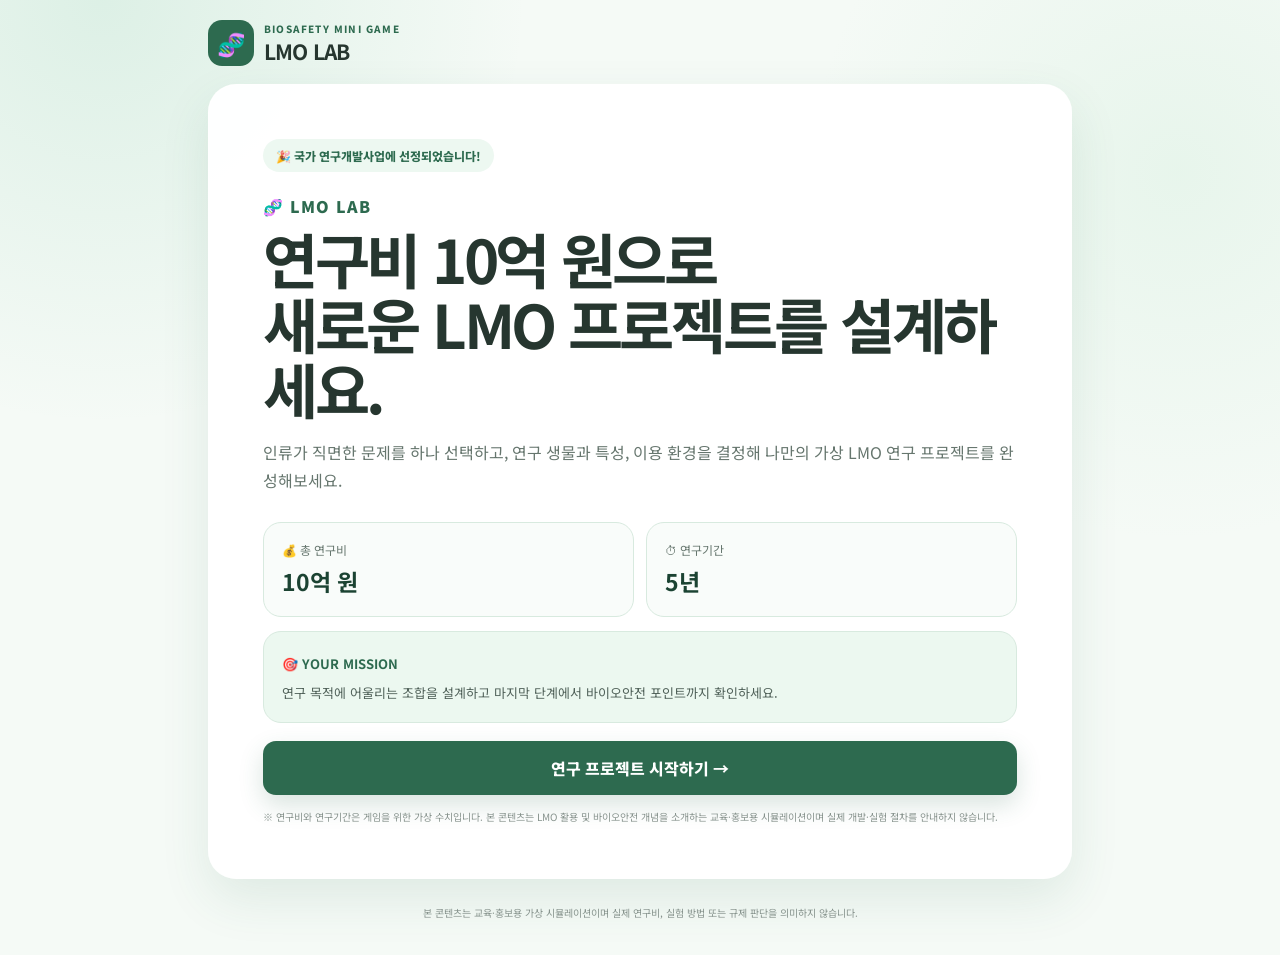
<file: lmo-lab/index.html>
<!DOCTYPE html>
<html lang="ko">
<head>
  <meta charset="UTF-8" />
  <meta name="viewport" content="width=device-width, initial-scale=1.0" />
  <meta name="description" content="연구비 10억 원으로 나만의 가상 LMO 연구 프로젝트를 설계하는 참여형 바이오안전 콘텐츠" />
  <title>LMO LAB | 나만의 LMO 연구소</title>
  <link rel="preconnect" href="https://fonts.googleapis.com">
  <link rel="preconnect" href="https://fonts.gstatic.com" crossorigin>
  <link href="https://fonts.googleapis.com/css2?family=Noto+Sans+KR:wght@400;500;600;700;800;900&display=swap" rel="stylesheet">
  <link rel="stylesheet" href="./style.css" />
</head>
<body>
  <main class="app">
    <header class="topbar">
      <div class="brand">
        <div class="brand-logo">🧬</div>
        <div>
          <span>BIOSAFETY MINI GAME</span>
          <strong>LMO LAB</strong>
        </div>
      </div>
      <button id="resetTop" class="ghost-btn hidden" type="button">처음부터</button>
    </header>

    <section id="startScreen" class="screen active">
      <div class="panel hero-panel">
        <span class="notice-badge">🎉 국가 연구개발사업에 선정되었습니다!</span>
        <p class="lab-label">🧬 LMO LAB</p>
        <h1>연구비 10억 원으로<br>새로운 LMO 프로젝트를 설계하세요.</h1>
        <p class="hero-copy">
          인류가 직면한 문제를 하나 선택하고, 연구 생물과 특성, 이용 환경을 결정해
          나만의 가상 LMO 연구 프로젝트를 완성해보세요.
        </p>

        <div class="grant-grid">
          <div class="grant-card">
            <span>💰 총 연구비</span>
            <strong>10억 원</strong>
          </div>
          <div class="grant-card">
            <span>⏱ 연구기간</span>
            <strong>5년</strong>
          </div>
        </div>

        <div class="mission-box">
          <strong>🎯 YOUR MISSION</strong>
          <p>연구 목적에 어울리는 조합을 설계하고 마지막 단계에서 바이오안전 포인트까지 확인하세요.</p>
        </div>

        <button id="startBtn" class="primary-btn" type="button">연구 프로젝트 시작하기 →</button>
        <p class="fineprint">※ 연구비와 연구기간은 게임을 위한 가상 수치입니다. 본 콘텐츠는 LMO 활용 및 바이오안전 개념을 소개하는 교육·홍보용 시뮬레이션이며 실제 개발·실험 절차를 안내하지 않습니다.</p>
      </div>
    </section>

    <section id="gameScreen" class="screen">
      <div class="game-status">
        <div class="progress-area">
          <div class="progress-meta">
            <span id="stepCount">STEP 1 / 4</span>
            <span id="stepName">연구 분야</span>
          </div>
          <div class="progress-track"><div id="progressFill" class="progress-fill"></div></div>
        </div>
        <div class="budget-display">
          <small>남은 연구비</small>
          <strong id="budgetText">10억</strong>
        </div>
      </div>

      <div class="panel question-panel">
        <button id="backBtn" class="back-btn hidden" type="button">← 이전 단계</button>
        <span id="stepTag" class="step-tag">STEP 1 · FIELD</span>
        <h2 id="questionTitle">어떤 문제를 해결하고 싶나요?</h2>
        <p id="questionDesc" class="question-desc">연구 분야를 선택하세요. 이후 선택지는 연구 목적에 맞게 달라집니다.</p>
        <div id="options" class="option-grid"></div>
        <div id="budgetNote" class="budget-note">💡 연구비는 모든 선택이 끝난 뒤 프로젝트 결과에 반영됩니다.</div>
      </div>
    </section>

    <section id="resultScreen" class="screen result-screen">
      <span class="complete-badge">PROJECT COMPLETE</span>
      <p class="result-lead">당신이 설계한 가상 LMO 연구 프로젝트</p>

      <article id="resultCard" class="result-card">
        <div id="projectIcon" class="project-icon">🧬</div>
        <p id="projectField" class="project-field">환경 바이오</p>
        <h2 id="projectTitle" class="project-title">환경오염 감지 미생물</h2>
        <p id="projectSubtitle" class="project-subtitle"></p>

        <div class="spec-list">
          <div class="spec-row"><span>🎯 연구 목적</span><strong id="specField"></strong></div>
          <div class="spec-row"><span>🧫 연구 생물</span><strong id="specOrganism"></strong></div>
          <div class="spec-row"><span>🧬 연구 특성</span><strong id="specTrait"></strong></div>
          <div class="spec-row"><span>🏢 이용 형태</span><strong id="specUse"></strong></div>
        </div>

        <div class="budget-summary">
          <div><span>총 연구비</span><strong>10억 원</strong></div>
          <div class="remaining"><span>남은 연구비</span><strong id="resultBudget"></strong></div>
        </div>

        <div class="explain-box">
          <strong>🔎 이 프로젝트는 이렇게 활용할 수 있어요</strong>
          <p id="projectExplanation"></p>
        </div>

        <div class="biosafety-box">
          <strong>🛡️ BIOSAFETY CHECK</strong>
          <p id="biosafetyText"></p>
          <span id="biosafetyLevel" class="safety-chip"></span>
        </div>

        <a id="portalLink" class="portal-link" href="https://www.biosafety.or.kr" target="_blank" rel="noopener noreferrer">LMO 안전관리 알아보기 →</a>
        <div class="result-footer"><span>나만의 LMO 연구소</span><span>#LMO #바이오안전</span></div>
      </article>

      <div class="result-actions">
        <button id="shareBtn" class="primary-btn" type="button">결과 공유하기</button>
        <button id="restartBtn" class="secondary-btn" type="button">다른 프로젝트 만들기</button>
      </div>
      <p id="shareMessage" class="share-message" aria-live="polite"></p>
    </section>

    <footer>
      본 콘텐츠는 교육·홍보용 가상 시뮬레이션이며 실제 연구비, 실험 방법 또는 규제 판단을 의미하지 않습니다.
    </footer>
  </main>

  <script src="./script.js"></script>
</body>
</html>
</file>
<file: lmo-lab/style.css>
:root {
  --primary: #52b788;
  --primary-dark: #2d6a4f;
  --primary-deep: #1b4332;
  --primary-soft: #d8f3dc;
  --mint: #ecf8f0;
  --bg: #f5faf6;
  --card: #ffffff;
  --text: #26362f;
  --muted: #66766e;
  --line: #d8eadf;
  --warning: #fff8df;
  --shadow: 0 20px 50px rgba(45, 106, 79, .11);
}

* { box-sizing: border-box; }
html { scroll-behavior: smooth; }
body {
  margin: 0;
  font-family: 'Noto Sans KR', sans-serif;
  color: var(--text);
  background:
    radial-gradient(circle at 8% 0%, rgba(82,183,136,.15), transparent 28%),
    radial-gradient(circle at 92% 18%, rgba(183,228,199,.22), transparent 26%),
    var(--bg);
  min-height: 100vh;
}
button, a { font: inherit; }
button { cursor: pointer; }

.app {
  width: min(900px, 100%);
  margin: 0 auto;
  padding: 20px 18px 34px;
}

.topbar {
  display: flex;
  align-items: center;
  justify-content: space-between;
  gap: 16px;
  margin-bottom: 18px;
}
.brand { display: flex; align-items: center; gap: 10px; }
.brand-logo {
  width: 46px; height: 46px; border-radius: 14px;
  display: grid; place-items: center;
  background: var(--primary-dark); color: white; font-size: 23px;
}
.brand span { display:block; font-size:10px; font-weight:800; letter-spacing:.12em; color:var(--primary-dark); }
.brand strong { display:block; font-size:21px; letter-spacing:-.04em; }

.screen { display:none; }
.screen.active { display:block; animation: fadeUp .3s ease; }
@keyframes fadeUp { from { opacity:0; transform:translateY(8px);} to {opacity:1; transform:none;} }

.panel {
  background: rgba(255,255,255,.96);
  border: 1px solid rgba(255,255,255,.9);
  border-radius: 28px;
  box-shadow: var(--shadow);
}
.hero-panel { padding: clamp(28px, 6vw, 54px); }
.notice-badge, .complete-badge, .step-tag {
  display:inline-flex; align-items:center; width:fit-content; border-radius:999px; font-weight:800;
}
.notice-badge { background:#edf8f1; color:var(--primary-dark); padding:8px 13px; font-size:12px; }
.lab-label { margin:22px 0 8px; color:var(--primary-dark); font-weight:900; letter-spacing:.08em; }
.hero-panel h1 {
  margin:0; font-size:clamp(34px, 6.5vw, 60px); line-height:1.08; letter-spacing:-.055em;
}
.hero-copy { margin:18px 0 0; color:var(--muted); line-height:1.75; font-size:16px; }
.grant-grid { display:grid; grid-template-columns:1fr 1fr; gap:12px; margin:28px 0 14px; }
.grant-card { border:1px solid var(--line); background:#f9fcfa; border-radius:18px; padding:18px; }
.grant-card span { display:block; color:var(--muted); font-size:12px; margin-bottom:6px; }
.grant-card strong { font-size:23px; color:var(--primary-deep); }
.mission-box { background:var(--mint); border:1px solid var(--line); border-radius:18px; padding:18px; margin-bottom:18px; }
.mission-box strong { color:var(--primary-dark); font-size:13px; }
.mission-box p { margin:8px 0 0; color:#506159; font-size:13px; line-height:1.65; }

.primary-btn, .secondary-btn, .ghost-btn, .back-btn {
  border:0; border-radius:13px; transition:.18s ease;
}
.primary-btn { width:100%; background:var(--primary-dark); color:white; padding:15px 18px; font-weight:800; box-shadow:0 10px 24px rgba(45,106,79,.18); }
.primary-btn:hover { background:var(--primary-deep); transform:translateY(-1px); }
.secondary-btn { width:100%; background:#fff; color:var(--primary-dark); border:1px solid var(--line); padding:15px 18px; font-weight:800; }
.ghost-btn { padding:9px 12px; background:#fff; border:1px solid var(--line); color:var(--muted); font-weight:700; }
.back-btn { background:transparent; padding:0; color:var(--muted); font-weight:700; margin-bottom:24px; }
.fineprint, footer { color:#87938d; font-size:10px; line-height:1.55; }
.fineprint { margin:14px 0 0; }
footer { text-align:center; padding-top:26px; }
.hidden { display:none !important; }

.game-status {
  display:grid; grid-template-columns:1fr auto; gap:18px; align-items:end; margin:6px 4px 14px;
}
.progress-meta { display:flex; justify-content:space-between; gap:15px; color:var(--muted); font-size:12px; font-weight:700; margin-bottom:8px; }
.progress-track { width:100%; height:9px; background:#deece3; border-radius:999px; overflow:hidden; }
.progress-fill { width:25%; height:100%; background:linear-gradient(90deg, var(--primary), var(--primary-dark)); transition:width .25s ease; }
.budget-display { min-width:120px; text-align:right; }
.budget-display small { display:block; color:var(--muted); font-size:10px; }
.budget-display strong { display:block; font-size:24px; color:var(--primary-deep); }

.question-panel { padding:clamp(24px, 5vw, 42px); min-height:570px; }
.step-tag { background:var(--mint); color:var(--primary-dark); padding:7px 11px; font-size:11px; letter-spacing:.08em; }
.question-panel h2 { margin:12px 0 8px; font-size:clamp(27px, 5vw, 40px); letter-spacing:-.045em; line-height:1.2; }
.question-desc { margin:0 0 24px; color:var(--muted); line-height:1.65; }
.option-grid { display:grid; grid-template-columns:repeat(2,1fr); gap:13px; }
.option-card {
  border:1.5px solid var(--line); background:#fff; border-radius:18px; padding:18px; min-height:122px;
  display:flex; gap:14px; align-items:center; text-align:left; transition:.18s ease;
}
.option-card:hover { border-color:var(--primary); background:#fbfefc; transform:translateY(-2px); box-shadow:0 10px 24px rgba(45,106,79,.08); }
.option-card.disabled { opacity:.45; cursor:not-allowed; filter:grayscale(.15); }
.option-card.disabled:hover { transform:none; box-shadow:none; border-color:var(--line); background:#fff; }
.option-emoji { flex:0 0 50px; width:50px; height:50px; border-radius:15px; display:grid; place-items:center; background:var(--mint); font-size:27px; }
.option-copy strong { display:block; margin-bottom:5px; font-size:16px; }
.option-copy span { display:block; color:var(--muted); font-size:12px; line-height:1.55; }
.option-cost { display:inline-block !important; margin-top:6px; color:var(--primary-dark) !important; font-weight:800; }
.budget-note { margin-top:18px; border-radius:14px; padding:13px 14px; background:#f8fbf9; color:#627169; border:1px solid var(--line); font-size:12px; }
.budget-note.warn { background:var(--warning); border-color:#f1df9d; color:#705f24; }

.result-screen { text-align:center; }
.complete-badge { margin:8px auto 8px; background:var(--primary-dark); color:white; padding:8px 13px; font-size:11px; letter-spacing:.1em; }
.result-lead { margin:0 0 16px; color:var(--muted); font-size:12px; font-weight:700; }
.result-card {
  text-align:left; background:radial-gradient(circle at 100% 0%, rgba(216,243,220,.55), transparent 28%), #fff;
  border-radius:28px; padding:clamp(24px,5vw,40px); box-shadow:var(--shadow); border:1px solid rgba(255,255,255,.9); position:relative; overflow:hidden;
}
.result-card::after { content:'🧬'; position:absolute; right:-10px; top:-15px; font-size:120px; opacity:.045; transform:rotate(12deg); }
.project-icon { width:70px; height:70px; border-radius:21px; display:grid; place-items:center; background:var(--mint); font-size:36px; margin-bottom:17px; }
.project-field { margin:0 0 5px; color:var(--primary-dark); font-size:11px; letter-spacing:.08em; font-weight:900; }
.project-title { margin:0; font-size:clamp(30px,5.8vw,46px); line-height:1.12; letter-spacing:-.055em; }
.project-subtitle { color:var(--muted); line-height:1.6; margin:9px 0 0; }
.spec-list { margin:24px 0 16px; border-top:1px solid var(--line); border-bottom:1px solid var(--line); }
.spec-row { display:flex; justify-content:space-between; gap:18px; padding:13px 0; }
.spec-row + .spec-row { border-top:1px solid #edf4ef; }
.spec-row span { color:var(--muted); font-size:12px; }
.spec-row strong { text-align:right; font-size:13px; }
.budget-summary { display:grid; grid-template-columns:1fr 1fr; gap:10px; margin:16px 0; }
.budget-summary > div { border:1px solid var(--line); border-radius:15px; padding:14px; background:#f9fcfa; }
.budget-summary span { display:block; color:var(--muted); font-size:11px; }
.budget-summary strong { display:block; margin-top:4px; font-size:18px; }
.budget-summary .remaining { background:var(--mint); }
.explain-box, .biosafety-box { border-radius:17px; padding:17px; margin-top:12px; }
.explain-box { background:#f8fbf9; border:1px solid var(--line); }
.biosafety-box { background:#f8faec; border:1px solid #e5e9bf; }
.explain-box strong, .biosafety-box strong { display:block; margin-bottom:7px; font-size:12px; }
.explain-box p, .biosafety-box p { margin:0; color:#526159; line-height:1.7; font-size:12px; }
.safety-chip { display:inline-block; margin-top:10px; padding:6px 9px; border-radius:999px; background:#e9efd0; color:#5f6d30; font-size:10px; font-weight:800; }
.portal-link { display:block; margin-top:14px; text-decoration:none; text-align:center; background:var(--primary-deep); color:white; border-radius:13px; padding:13px; font-weight:800; font-size:13px; }
.result-footer { display:flex; justify-content:space-between; gap:12px; margin-top:20px; color:#8a9690; font-size:9px; font-weight:700; }
.result-actions { display:grid; grid-template-columns:1fr 1fr; gap:10px; margin-top:14px; }
.share-message { min-height:20px; color:var(--primary-dark); font-size:12px; font-weight:700; }

@media (max-width:680px) {
  .app { padding:14px 13px 28px; }
  .grant-grid, .option-grid, .budget-summary, .result-actions { grid-template-columns:1fr; }
  .question-panel { min-height:auto; }
  .option-card { min-height:100px; }
  .game-status { grid-template-columns:1fr auto; gap:10px; }
  .budget-display { min-width:90px; }
  .budget-display strong { font-size:20px; }
  .result-footer { flex-direction:column; gap:4px; }
}

@media (max-width:420px) {
  .hero-panel h1 { font-size:34px; }
  .question-panel { padding:22px 18px; }
  .option-card { padding:15px; }
  .option-emoji { width:46px; height:46px; flex-basis:46px; }
}
</file>
